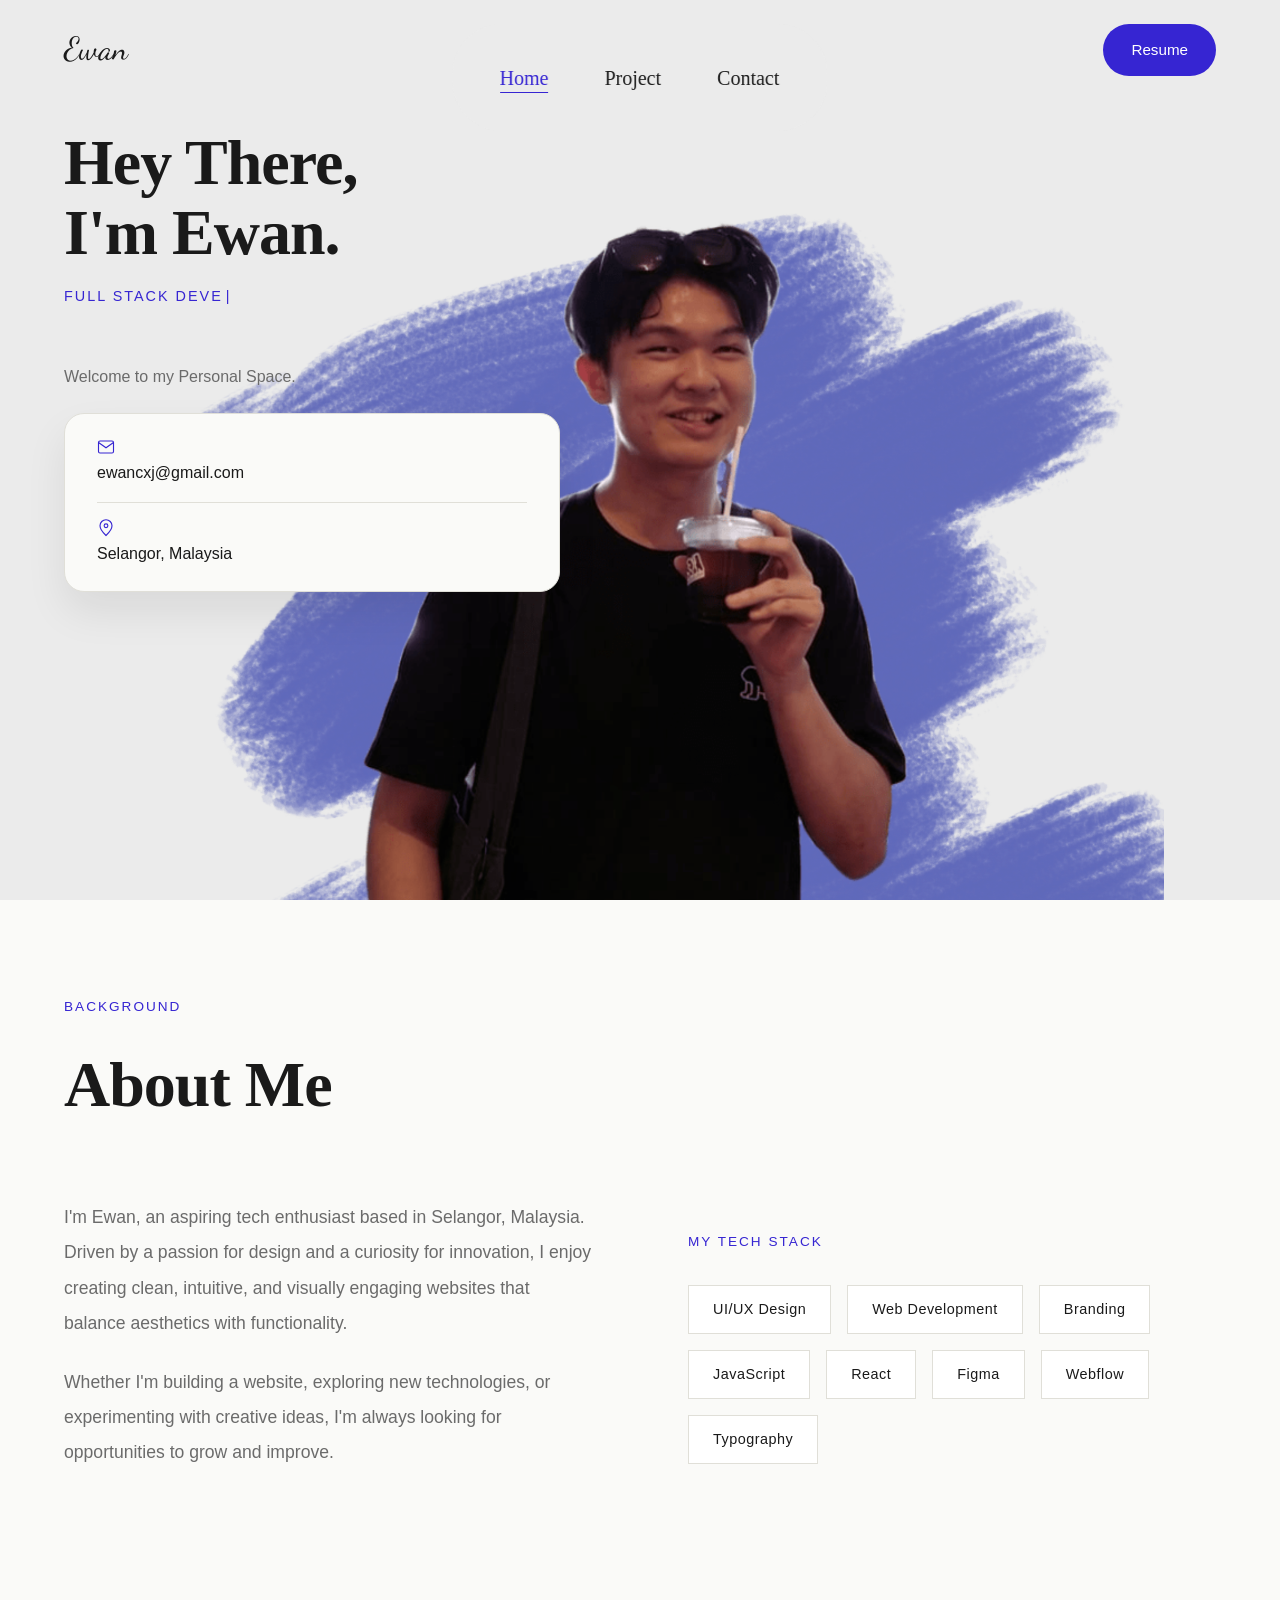
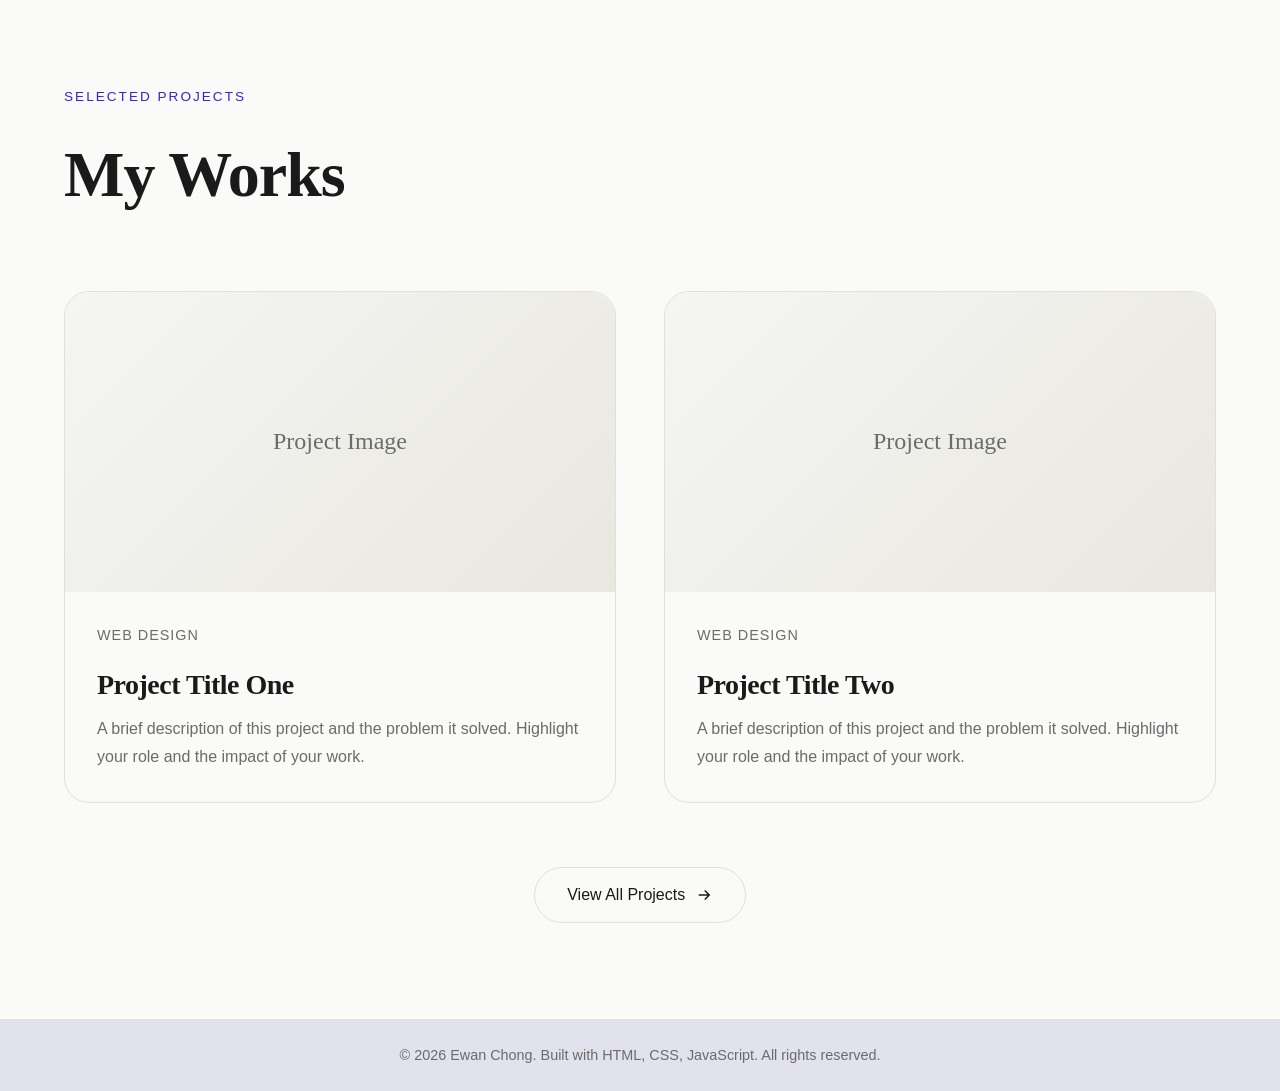
<file: index.html>
<!DOCTYPE html>
<html lang="en">
<head>
	<meta charset="UTF-8">
	<meta name="viewport" content="width=device-width, initial-scale=1.0">
	<title>Ewan Chong | Welcome to my Page!</title>
	<link rel="stylesheet" href="styles/styles.css">
	<link rel="preconnect" href="https://fonts.googleapis.com">
	<link rel="preconnect" href="https://fonts.gstatic.com" crossorigin>
	<link href="https://fonts.googleapis.com/css2?family=Roboto+Mono:ital,wght@0,100..700;1,100..700			&display=swap" rel="stylesheet">
    <link href="https://fonts.googleapis.com/css2?family=Dancing+Script:wght@700&display=swap" rel="stylesheet">
</head>
<body>
	<!-- Navigation Bar -->
     <a href="index.html" class="nav-signature">Ewan</a>
	<nav>
		<ul>
            <li><a href="index.html" class="active"><span>Home</span></a></li>
            <li><a href="projects.html"><span>Project</span></a></li>
            <li><a href="contact.html"><span>Contact</span></a></li>
        </ul>
	</nav>
    <a href="#resume" class="nav-resume">Resume</a>

	<!-- Hero Section -->
	<section id="home" class="hero">
        <div class="hero-visual">
            <img src="img/portrait.png" alt="Ewan Chong" class="hero-portrait">
        </div>
        <div class="hero-content" style="--anim-delay: 0.1s;">
            <h1 class="hero-heading">Hey There,<br>I'm Ewan.</h1>
            <div class="hero-label"><span id="typewriter"></span></div>

            <div class="hero-footer-left">
                <p class="hero-tagline">Welcome to my Personal Space.</p>
            </div>

            <div class="hero-footer-right">
                <div class="hero-info-card">
                    <div class="hero-info-item">
                        <span class="hero-info-icon">
                            <svg viewBox="0 0 24 24" fill="none" stroke="currentColor" stroke-width="1.5">
                                <rect x="2" y="4" width="20" height="16" rx="2"/>
                                <path d="M2 6l10 7 10-7"/>
                            </svg>
                        </span>
                        <a href="mailto:ewancxj@gmail.com" class="hero-info-value"><span>ewancxj@gmail.com</span></a>
                    </div>
                    <div class="hero-info-divider"></div>
                    <div class="hero-info-item">
                        <span class="hero-info-icon">
                            <svg viewBox="0 0 24 24" fill="none" stroke="currentColor" stroke-width="1.5">
                                <path d="M12 22s8-7.58 8-13a8 8 0 1 0-16 0c0 5.42 8 13 8 13z"/>
                                <circle cx="12" cy="9" r="2.5"/>
                            </svg>
                        </span>
                        <span class="hero-info-value"><span>Selangor, Malaysia</span></span>
                    </div>
                </div>
            </div>
        </div>
        
	</section>


	<!-- About Section -->
	<section id="about">
		<div class="section-header" style="--anim-delay: 0.1s; --anim-duration: 1.6s;">
            <div class="section-label">Background</div>
            <h2 class="section-title">About Me</h2>
        </div>

		<div class="about-content">
            <div>
                <div class="about-text">
                    <p>
                        I'm Ewan, an aspiring tech enthusiast based in Selangor, Malaysia. 
                        Driven by a passion for design and a curiosity for innovation, I enjoy creating clean, intuitive, 
                        and visually engaging websites that balance aesthetics with functionality. 
                    </p>
                    <p>
                        Whether I'm building a website, exploring new technologies, or experimenting with creative ideas, 
                        I'm always looking for opportunities to grow and improve.
                    </p>
                </div>
            </div>

			<div>
                <div class="section-label">My Tech Stack</div>
                <div class="skills">
                    <span class="skill-tag">UI/UX Design</span>
                    <span class="skill-tag">Web Development</span>
                    <span class="skill-tag">Branding</span>
                    <span class="skill-tag">JavaScript</span>
                    <span class="skill-tag">React</span>
                    <span class="skill-tag">Figma</span>
                    <span class="skill-tag">Webflow</span>
                    <span class="skill-tag">Typography</span>
                </div>
            </div>
		</div>
	</section>


    <!-- Project Preview Section -->
	<section id="project">
		<div class="section-header" style="--anim-delay: 0.1s; --anim-duration: 1.6s;">
            <div class="section-label">Selected Projects</div>
            <h2 class="section-title">My Works</h2>
        </div>
 
        <div class="project-grid">
            <article class="project-item">
                <div class="project-image">Project Image</div>
                <div class="project-content">
                    <div class="project-category">Web Design</div>
                    <h3 class="project-title">Project Title One</h3>
                    <p class="project-description">
                        A brief description of this project and the problem it solved. 
                        Highlight your role and the impact of your work.
                    </p>
                </div>
            </article>
 
			<article class="project-item">
                <div class="project-image">Project Image</div>
                <div class="project-content">
                    <div class="project-category">Web Design</div>
                    <h3 class="project-title">Project Title Two</h3>
                    <p class="project-description">
                        A brief description of this project and the problem it solved. 
                        Highlight your role and the impact of your work.
                    </p>
                </div>
            </article>
        </div>
 
        <div class="project-view-more" style="--anim-delay: 0.3s;">
            <a href="projects.html" class="view-more-link">
                View All Projects
                <svg viewBox="0 0 24 24" fill="none" stroke="currentColor" stroke-width="2">
                    <path d="M5 12h14M13 6l6 6-6 6"/>
                </svg>
            </a>
        </div>
	</section>


	<!-- Footer -->
	<footer>
		<p>&copy; 2026 Ewan Chong. Built with HTML, CSS, JavaScript. All rights reserved.</p>
	</footer>

    <script src="scripts/scripts.js"></script>
</body>
</html>
</file>
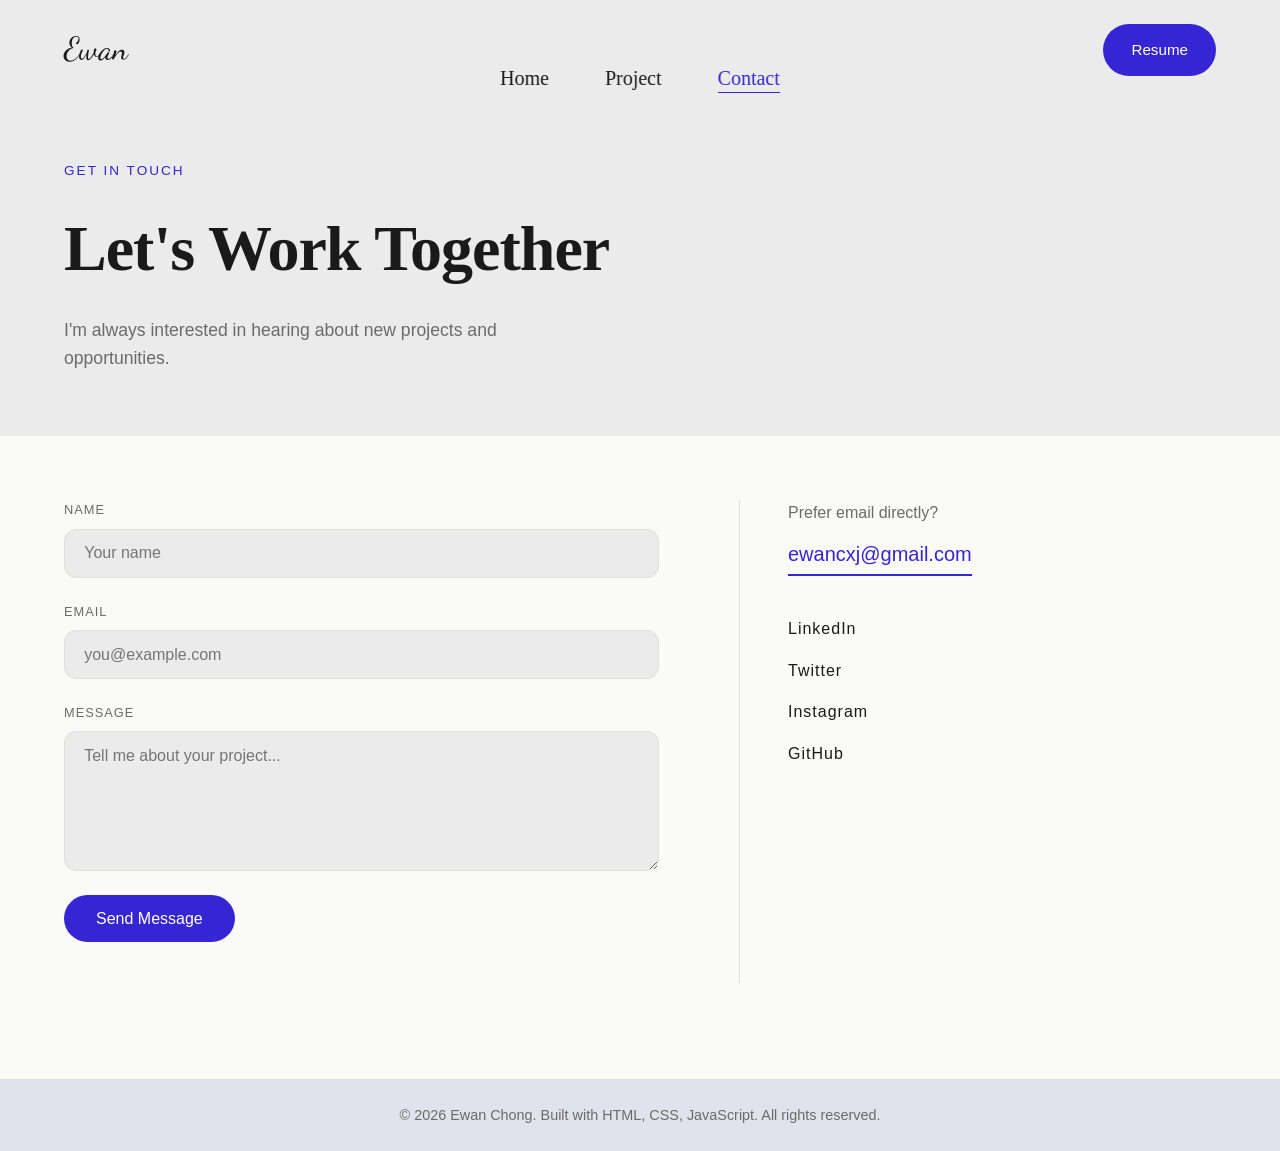
<file: contact.html>
<!DOCTYPE html>
<html lang="en">
<head>
	<meta charset="UTF-8">
	<meta name="viewport" content="width=device-width, initial-scale=1.0">
	<title>Contact | Ewan Chong</title>
	<link rel="stylesheet" href="styles/styles.css">
	<link rel="preconnect" href="https://fonts.googleapis.com">
	<link rel="preconnect" href="https://fonts.gstatic.com" crossorigin>
	<link href="https://fonts.googleapis.com/css2?family=Roboto+Mono:ital,wght@0,100..700;1,100..700			&display=swap" rel="stylesheet">
    <link href="https://fonts.googleapis.com/css2?family=Dancing+Script:wght@700&display=swap" rel="stylesheet">
</head>
<body>
	<!-- Navigation Bar -->
    <a href="index.html" class="nav-signature">Ewan</a>
	<nav>
		<ul>
            <li><a href="index.html"><span>Home</span></a></li>
            <li><a href="projects.html"><span>Project</span></a></li>
            <li><a href="contact.html" class="active"><span>Contact</span></a></li>
        </ul>
	</nav>
    <a href="#resume" class="nav-resume">Resume</a>

	<!-- Page Header -->
	<section class="page-header">
        <div class="page-header-content" style="--anim-delay: 0.1s;">
            <div class="section-label">Get In Touch</div>
            <h1 class="page-title">Let's Work Together</h1>
            <p class="page-subtitle">I'm always interested in hearing about new projects and opportunities.</p>
        </div>
	</section>

	<!-- Contact Section -->
	<section id="contact" class="contact-section">
        <div class="contact-wrapper" style="--anim-delay: 0.15s;">
            <form id="contact-form" class="contact-form">
                <div class="form-group">
                    <label for="name">Name</label>
                    <input type="text" id="name" name="name" placeholder="Your name" required>
                </div>

                <div class="form-group">
                    <label for="email">Email</label>
                    <input type="email" id="email" name="email" placeholder="you@example.com" required>
                </div>

                <div class="form-group">
                    <label for="message">Message</label>
                    <textarea id="message" name="message" placeholder="Tell me about your project..." required></textarea>
                </div>

                <button type="submit" class="form-submit">Send Message</button>
                <p id="form-status" class="form-status"></p>
            </form>

            <div class="contact-alt">
                <p>Prefer email directly?</p>
                <a href="mailto:ewancxj@gmail.com" class="contact-email">ewancxj@gmail.com</a>

                <div class="social-links">
                    <a href="https://www.linkedin.com/in/xin-jie-chong" class="social-link">LinkedIn</a>
                    <a href="https://x.com/_Edzer_" class="social-link">Twitter</a>
                    <a href="https://www.instagram.com/xinnjiee_/?hl=en" class="social-link">Instagram</a>
                    <a href="https://github.com/ItsEdzer" class="social-link">GitHub</a>
                </div>
            </div>
        </div>
	</section>

	<!-- Footer -->
	<footer>
		<p>&copy; 2026 Ewan Chong. Built with HTML, CSS, JavaScript. All rights reserved.</p>
	</footer>

    <script src="scripts/scripts.js"></script>
</body>
</html>
</file>
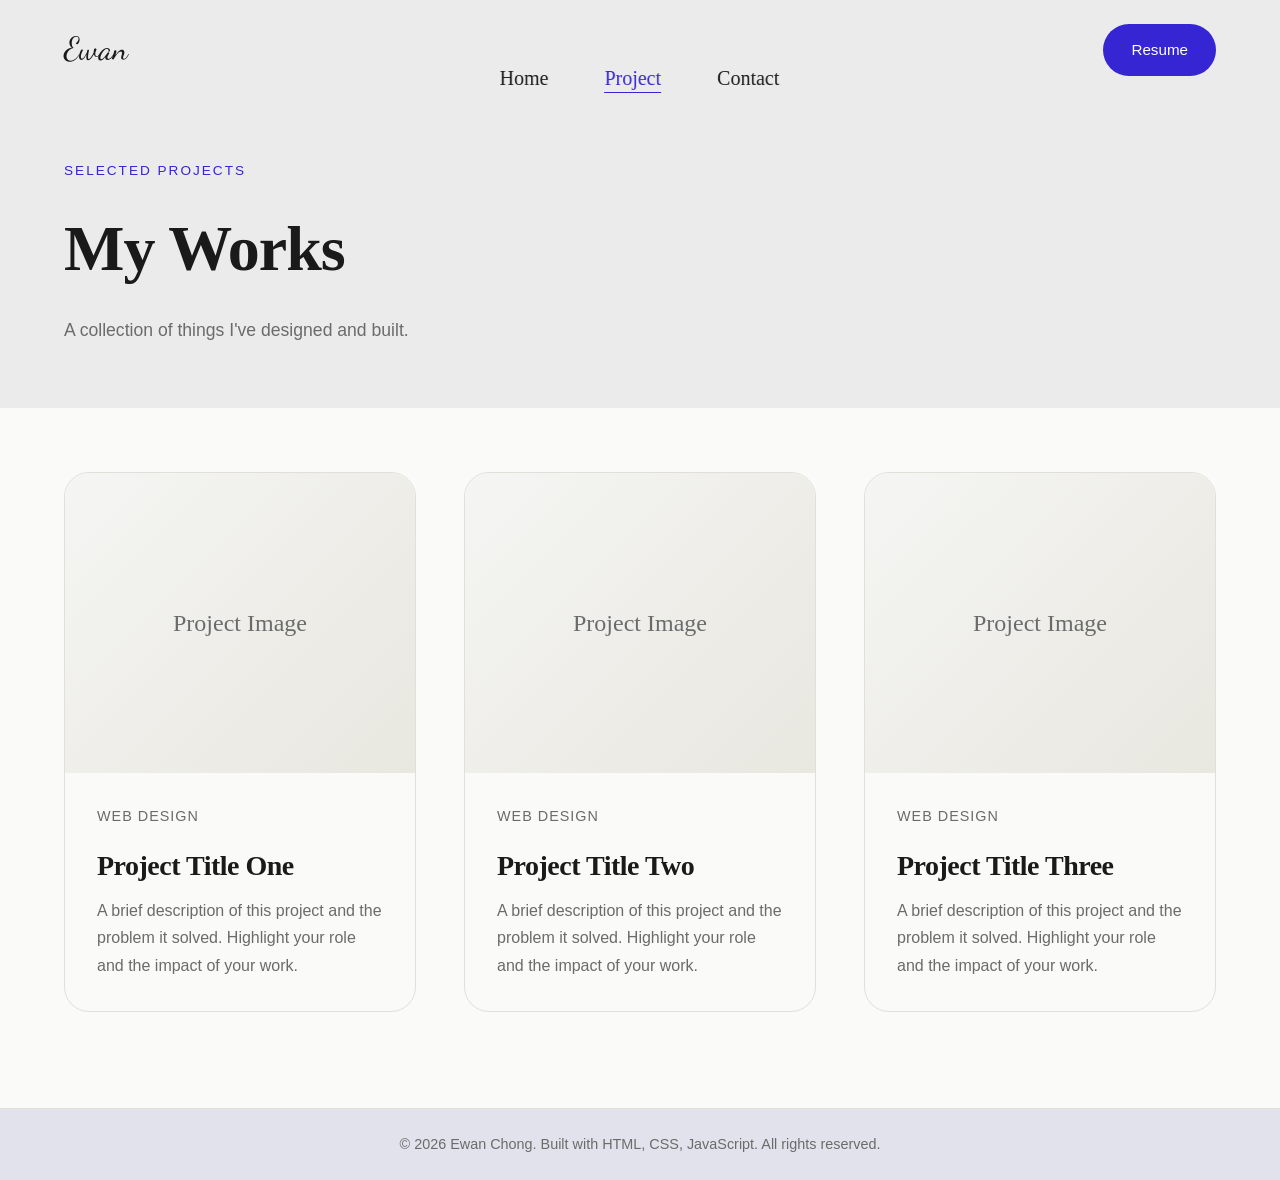
<file: projects.html>
<!DOCTYPE html>
<html lang="en">
<head>
	<meta charset="UTF-8">
	<meta name="viewport" content="width=device-width, initial-scale=1.0">
	<title>Projects | Ewan Chong</title>
	<link rel="stylesheet" href="styles/styles.css">
	<link rel="preconnect" href="https://fonts.googleapis.com">
	<link rel="preconnect" href="https://fonts.gstatic.com" crossorigin>
	<link href="https://fonts.googleapis.com/css2?family=Roboto+Mono:ital,wght@0,100..700;1,100..700			&display=swap" rel="stylesheet">
    <link href="https://fonts.googleapis.com/css2?family=Dancing+Script:wght@700&display=swap" rel="stylesheet">
</head>
<body>
	<!-- Navigation Bar -->
    <a href="index.html" class="nav-signature">Ewan</a>
	<nav>
		<ul>
            <li><a href="index.html"><span>Home</span></a></li>
            <li><a href="projects.html" class="active"><span>Project</span></a></li>
            <li><a href="contact.html"><span>Contact</span></a></li>
        </ul>
	</nav>
    <a href="#resume" class="nav-resume">Resume</a>

	<!-- Page Header -->
	<section class="page-header">
        <div class="page-header-content" style="--anim-delay: 0.1s;">
            <div class="section-label">Selected Projects</div>
            <h1 class="page-title">My Works</h1>
            <p class="page-subtitle">A collection of things I've designed and built.</p>
        </div>
	</section>

	<!-- Project Section -->
	<section id="project" class="project-section">
        <div class="project-grid">
            <article class="project-item">
                <div class="project-image">Project Image</div>
                <div class="project-content">
                    <div class="project-category">Web Design</div>
                    <h3 class="project-title">Project Title One</h3>
                    <p class="project-description">
                        A brief description of this project and the problem it solved. 
                        Highlight your role and the impact of your work.
                    </p>
                </div>
            </article>

			<article class="project-item">
                <div class="project-image">Project Image</div>
                <div class="project-content">
                    <div class="project-category">Web Design</div>
                    <h3 class="project-title">Project Title Two</h3>
                    <p class="project-description">
                        A brief description of this project and the problem it solved. 
                        Highlight your role and the impact of your work.
                    </p>
                </div>
            </article>

            <article class="project-item">
                <div class="project-image">Project Image</div>
                <div class="project-content">
                    <div class="project-category">Web Design</div>
                    <h3 class="project-title">Project Title Three</h3>
                    <p class="project-description">
                        A brief description of this project and the problem it solved. 
                        Highlight your role and the impact of your work.
                    </p>
                </div>
            </article>
        </div>    
	</section>

	<!-- Footer -->
	<footer>
		<p>&copy; 2026 Ewan Chong. Built with HTML, CSS, JavaScript. All rights reserved.</p>
	</footer>

    <script src="scripts/scripts.js"></script>
</body>
</html>
</file>
<file: styles/styles.css>
:root {
	--color-bg: #fafaf8;
    --color-bg-secondary: #ebebeb;
	--color-text: #1a1a1a;
	--color-accent: #3625d2;
	--color-border: #e0dfd8;
	--color-secondary: #6b6b6b;
	--serif: 'Playfair Display', seif;
	--sans: 'Work Sans', sans-serif;
}

* {
	margin: 0;
	padding: 0;
	box-sizing: border-box;
}

body {
    font-family: var(--sans);
    background: var(--color-bg);
    color: var(--color-text);
    line-height: 1.6;
    overflow-x: hidden;
}

/* Navigation */
nav {
    position: fixed;
    top: 1.5rem;
    left: 50%;
    transform: translateX(-50%);
    width: fit-content;
    padding: 1.75rem 1.5rem;
    display: flex;
    justify-content: center;
    background: rgba(235, 235, 235, 0.6);
    backdrop-filter: blur(5px);
    border-radius: 50px;
    z-index: 1000;
    animation: slideDown 0.8s cubic-bezier(0.16, 1, 0.3, 1);
    transition: padding 0.4s ease, top 0.4s ease;
}

.nav-signature {
    position: absolute;
    top: 1.5rem;
    left: 4rem;
    font-family: 'Dancing Script', cursive;
    font-size: 2rem;
    color: var(--color-text);
    text-decoration: none;
    z-index: 1000;
    animation: slideDownFade 0.8s cubic-bezier(0.16, 1, 0.3, 1);
}

.nav-resume {
    position: absolute;
    top: 1.5rem;
    right: 4rem;
    padding: 0.85rem 1.75rem;
    background: var(--color-accent);
    color: white;
    text-decoration: none;
    border-radius: 30px;
    font-size: 0.95rem;
    font-weight: 500;
    z-index: 1000;
    animation: slideDownFade 0.8s cubic-bezier(0.16, 1, 0.3, 1);
    transition: opacity 0.3s ease;
}

.nav-resume:hover {
    opacity: 0.85;
}

@keyframes slideDownFade {
    from { transform: translateY(-100%); opacity: 0; }
    to { transform: translateY(0); opacity: 1; }
}

nav.scrolled {
    top: 1rem;
    padding: 0.75rem 0.5rem;
}

@keyframes slideDown {
    from { transform: translate(-50%, -100%); opacity: 0; }
    to { transform: translate(-50%, 0); opacity: 1; }
}

nav ul {
    list-style: none;
    display: flex;
    gap: 0.5rem;
}

nav ul li a {
    display: inline-block;
    padding: 0.6rem 1.5rem;
    border-radius: 30px;
    color: var(--color-text);
    text-decoration: none;
    font-family: var(--serif);
    font-size: 1.25rem;
    transition: padding 0.4s ease, font-size 0.4s ease;
}

nav.scrolled ul li a {
    padding: 0.6rem 1.5rem;
    font-size: 1rem;
}

nav ul li a span {
    position: relative;
    color: var(--color-text);
    transition: color 0.3s ease;
}

nav ul li a span::after {
    content: '';
    position: absolute;
    bottom: -4px;
    left: 0;
    width: 0;
    height: 1px;
    background: var(--color-accent);
    transition: width 0.3s ease;
}

nav ul li a:hover span::after {
    width: 100%;
}

nav ul li a:hover span {
    color: var(--color-accent);
}

/* Active page indicator — persists without needing hover */
nav ul li a.active span {
    color: var(--color-accent);
}

nav ul li a.active span::after {
    width: 100%;
}



/* Hero Section */
.hero {
    background: var(--color-bg-secondary);
    min-height: 100vh;
    display: grid;
    grid-template-columns: 1fr 1fr;
    grid-template-rows: auto 1fr auto;
    gap: 1rem 2rem;
    padding: 0;
    position: relative;
    overflow: hidden;
}

.hero-visual {
    grid-column: 1 / -1;
    grid-row: 1 / -1;
    position: absolute;
    inset: 0;
    display: flex;
    justify-content: center;
    align-items: flex-end;
    z-index: 0;
    pointer-events: none;
}

.hero-portrait {
    position: relative;
    z-index: 2;
    object-fit: contain;
    display: block;
    height: auto;
    max-height: 80%;
    width: auto;
    max-width: 100%
}

.hero-content {
    grid-column: 1;
    grid-row: 1;
    padding: 8rem 4rem;
}

.hero-heading {
    grid-column: 1;
    grid-row: 1;
    font-family: var(--serif);
    font-size: clamp(2.5rem, 6vw, 4rem);
    font-weight: 700;
    line-height: 1.1;
    letter-spacing: -1px;
}

.hero-footer-left {
    grid-column: 1;
    grid-row: 3;
    justify-self: start;
    align-self: end;
    display: flex;
    flex-direction: column;
    align-items: flex-start;
    text-align: left;
    padding-top: 2rem;
}

.hero-tagline {
    max-width: 280px;
    color: var(--color-secondary);
    font-size: 1rem;
    margin-bottom: 1.5rem;
}

.hero-footer-right {
    grid-column: 2;
    grid-row: 3;
    justify-self: end;
    align-self: end;
}

.hero-info-card {
    background: var(--color-bg);
    border: 1px solid var(--color-border);
    border-radius: 20px;
    padding: 1.5rem 2rem;
    display: flex;
    flex-direction: column;
    gap: 1rem;
    min-width: 220px;
    box-shadow: 0 20px 40px rgba(0, 0, 0, 0.08);
}

.hero-info-item {
    display: flex;
    flex-direction: column;
    gap: 0.25rem;
}

.hero-info-icon {
    display: flex;
    color: var(--color-accent);
    flex-shrink: 0;
}

.hero-info-icon svg {
    width: 18px;
    height: 18px;
}

.hero-info-value {
    font-size: 1rem;
    color: var(--color-text);
    text-decoration: none;
    font-weight: 500;
}

.hero-info-value span {
    position: relative;
}

.hero-info-value span::after {
    content: '';
    position: absolute;
    bottom: -3px;
    left: 0;
    width: 0;
    height: 1px;
    background: var(--color-accent);
    transition: width 0.3s ease;
}

.hero-info-value:hover span::after {
    width: 100%;
}

.hero-info-value:hover span {
    color: var(--color-accent);
}

.hero-info-divider {
    height: 1px;
    background: var(--color-border);
}

@keyframes fadeInUp {
    from {
        transform: translateY(40px);
        opacity: 0;
    }
    to {
        transform: translateY(0);
        opacity: 1;
    }
}

.hero-label {
    font-size: 0.9rem;
    letter-spacing: 2px;
    text-transform: uppercase;
    color: var(--color-accent);
    margin-top: 1rem;
    margin-bottom: 1.5rem;
    font-weight: 500;
}

.hero-label::after {
    content: '|';
    margin-left: 3px;
    color: var(--color-accent);
    animation: blink 0.8s step-end infinite;
}

@keyframes blink {
    0%, 50% { opacity: 1; }
    51%, 100% { opacity: 0; }
}

.hero-heading-group,
.hero-tagline,
.hero-footer-left,
.hero-footer-right {
    position: relative;
    z-index: 1;
}



/* Section Styles */
section {
    padding: 6rem 4rem;
    position: relative;
}

.section-header {
    margin-bottom: 4rem;
}

.section-label {
    font-size: 0.85rem;
    letter-spacing: 2px;
    text-transform: uppercase;
    color: var(--color-accent);
    margin-bottom: 1rem;
    font-weight: 500;
}

.section-title {
    font-family: var(--serif);
    font-size: clamp(2.5rem, 5vw, 4rem);
    font-weight: 700;
    letter-spacing: -1px;
}



/* Page Header (used on Projects & Contact pages) */
.page-header {
    min-height: 45vh;
    display: flex;
    align-items: center;
    background: var(--color-bg-secondary);
    padding: 10rem 4rem 4rem;
}

.page-title {
    font-family: var(--serif);
    font-size: clamp(2.5rem, 6vw, 4rem);
    font-weight: 700;
    letter-spacing: -1px;
    margin: 0.5rem 0 1rem;
}

.page-subtitle {
    font-size: 1.1rem;
    color: var(--color-secondary);
    max-width: 500px;
}



/* About Section */
.about-content {
    display: grid;
    grid-template-columns: 1fr 1fr;
    gap: 6rem;
    align-items: center;
    max-width: 1200px;
}

.about-text {
    font-size: 1.1rem;
    line-height: 2;
    color: var(--color-secondary);
    font-weight: 300;
}

.about-text p {
    margin-bottom: 1.5rem;
}

.skills {
    display: flex;
    flex-wrap: wrap;
    gap: 1rem;
    margin-top: 2rem;
}

.skill-tag {
    padding: 0.75rem 1.5rem;
    border: 1px solid var(--color-border);
    background: white;
    font-size: 0.9rem;
    letter-spacing: 0.5px;
    transition: all 0.3s ease;
}

.skill-tag:hover {
    background: var(--color-accent);
    color: white;
    border-color: var(--color-accent);
}



/* Project Section */
.project-section {
    padding-top: 4rem;
}

.project-view-more {
    display: flex;
    justify-content: center;
    margin-top: 4rem;
}

.view-more-link {
    display: inline-flex;
    align-items: center;
    gap: 0.6rem;
    padding: 0.9rem 2rem;
    border: 1.5px solid var(--color-border);
    border-radius: 30px;
    color: var(--color-text);
    text-decoration: none;
    font-size: 1rem;
    font-weight: 500;
    transition: border-color 0.3s ease, color 0.3s ease, transform 0.3s ease;
}

.view-more-link svg {
    width: 18px;
    height: 18px;
    transition: transform 0.3s ease;
}

.view-more-link:hover {
    border-color: var(--color-accent);
    color: var(--color-accent);
    transform: translateX(4px);
}

.view-more-link:hover svg {
    transform: translateX(3px);
}

.project-grid {
    display: grid;
    grid-template-columns: repeat(auto-fit, minmax(300px, 1fr));
    gap: 3rem;
}

.project-item {
    transition: transform 0.4s ease, box-shadow 0.4s ease;
    border: 1.5px solid var(--color-border);
    border-radius: 25px;
}

.project-item:hover {
    transform: translateY(-8px);
    border: 2px solid var(--color-accent);
    box-shadow: 0 20px 40px rgba(0, 0, 0, 0.1);
    animation: float 2s ease-in-out 0.4s infinite;
}

.project-item.animate {
    transition: opacity var(--anim-duration, 1.4s) cubic-bezier(0.16, 1, 0.3, 1),
                transform 0.4s ease,
                box-shadow 0.4s ease;
}

@keyframes float {
    0%, 100% { transform: translateY(-8px); }
    50% { transform: translateY(-14px); }
}

.project-image {
    width: 100%;
    height: 300px;
    background: linear-gradient(135deg, #f5f5f3, #e8e7e0);
    display: flex;
    align-items: center;
    justify-content: center;
    font-family: var(--serif);
    font-size: 1.5rem;
    color: var(--color-secondary);
    transition: background 0.4s ease;
    border-radius: 25px 25px 0 0;
}

.project-item:hover .project-image {
    background: linear-gradient(135deg, var(--color-accent), #d97746);
    color: white;
}

.project-content {
    padding: 2rem;
}

.project-title {
    font-family: var(--serif);
    font-size: 1.75rem;
    font-weight: 700;
    margin-bottom: 0.5rem;
    letter-spacing: -0.5px;
}

.project-category {
    font-size: 0.9rem;
    color: var(--color-secondary);
    text-transform: uppercase;
    letter-spacing: 1px;
    margin-bottom: 1rem;
}

.project-description {
    color: var(--color-secondary);
    line-height: 1.7;
    font-weight: 300;
}



/* Contact Section */
.contact-section {
    padding-top: 4rem;
}

.contact-wrapper {
    display: grid;
    grid-template-columns: 1.4fr 1fr;
    gap: 5rem;
    max-width: 1100px;
}

.contact-form {
    display: flex;
    flex-direction: column;
    gap: 1.5rem;
}

.form-group {
    display: flex;
    flex-direction: column;
    gap: 0.5rem;
}

.form-group label {
    font-size: 0.8rem;
    text-transform: uppercase;
    letter-spacing: 1px;
    color: var(--color-secondary);
    font-weight: 500;
}

.form-group input,
.form-group textarea {
    padding: 0.9rem 1.2rem;
    border: 1px solid var(--color-border);
    border-radius: 12px;
    font-family: var(--sans);
    font-size: 1rem;
    background: var(--color-bg-secondary);
    color: var(--color-text);
    transition: border-color 0.3s ease, background 0.3s ease;
}

.form-group input:focus,
.form-group textarea:focus {
    outline: none;
    border-color: var(--color-accent);
    background: var(--color-bg);
}

.form-group textarea {
    resize: vertical;
    min-height: 140px;
}

.form-submit {
    align-self: flex-start;
    padding: 0.9rem 2rem;
    background: var(--color-accent);
    color: white;
    border: none;
    border-radius: 30px;
    font-size: 1rem;
    font-weight: 500;
    font-family: var(--sans);
    cursor: pointer;
    transition: opacity 0.3s ease;
}

.form-submit:hover {
    opacity: 0.85;
}

.form-status {
    font-size: 0.9rem;
    color: var(--color-accent);
    min-height: 1.2em;
}

.contact-alt {
    border-left: 1px solid var(--color-border);
    padding-left: 3rem;
}

.contact-alt p {
    color: var(--color-secondary);
    margin-bottom: 0.75rem;
}

.contact-email {
    display: inline-block;
    font-size: 1.25rem;
    color: var(--color-accent);
    text-decoration: none;
    font-weight: 500;
    border-bottom: 2px solid var(--color-accent);
    padding-bottom: 0.25rem;
    transition: opacity 0.3s ease;
    margin-bottom: 2.5rem;
}

.contact-email:hover {
    opacity: 0.7;
}

.social-links {
    display: flex;
    flex-direction: column;
    gap: 1rem;
}

.social-link {
    color: var(--color-text);
    position: relative;
    text-decoration: none;
    font-size: 1rem;
    letter-spacing: 1px;
    transition: color 0.3s ease;
    width: fit-content;
}

.social-link::after {
    content: '';
    position: absolute;
    bottom: -4px;
    left: 0;
    width: 0;
    height: 1px;
    background: var(--color-accent);
    transition: width 0.3s ease;
}

.social-link:hover {
    color: var(--color-accent);
}

.social-link:hover::after {
    width: 100%;
}


/* Footer Section */
footer {
    padding: 1.5rem 4rem;
    background: rgba(225, 225, 235, 0.95);
    border-top: 1px solid var(--color-border);
    text-align: center;
    color: var(--color-secondary);
    font-size: 0.9rem;
}



/* Animation */
.animate {
    opacity: 0;
    transform: translateY(40px);
    transition: opacity var(--anim-duration, 1.4s) cubic-bezier(0.16, 1, 0.3, 1),
                transform var(--anim-duration, 1.4s) cubic-bezier(0.16, 1, 0.3, 1);
    transition-delay: var(--anim-delay, 0s);
}

.animate.visible {
    opacity: 1;
    transform: translateY(0);
}

/* Repeated items: staggered cascade */
.project-grid .project-item:nth-child(1) { --anim-delay: 0.1s; }
.project-grid .project-item:nth-child(2) { --anim-delay: 0.2s; }
.project-grid .project-item:nth-child(3) { --anim-delay: 0.3s; }

.skills .skill-tag:nth-child(1) { --anim-delay: 0.05s; }
.skills .skill-tag:nth-child(2) { --anim-delay: 0.1s; }
.skills .skill-tag:nth-child(3) { --anim-delay: 0.15s; }
.skills .skill-tag:nth-child(4) { --anim-delay: 0.2s; }
.skills .skill-tag:nth-child(5) { --anim-delay: 0.25s; }
.skills .skill-tag:nth-child(6) { --anim-delay: 0.3s; }
.skills .skill-tag:nth-child(7) { --anim-delay: 0.35s; }
.skills .skill-tag:nth-child(8) { --anim-delay: 0.4s; }

@media (prefers-reduced-motion: reduce) {
    .animate {
        opacity: 1;
        transform: none;
        transition: none;
    }
    .project-item:hover {
        animation: none;
    }
}


/* Responsive: stack contact layout on smaller screens */
@media (max-width: 800px) {
    .contact-wrapper {
        grid-template-columns: 1fr;
        gap: 3rem;
    }
    .contact-alt {
        border-left: none;
        border-top: 1px solid var(--color-border);
        padding-left: 0;
        padding-top: 2rem;
    }
}
</file>
